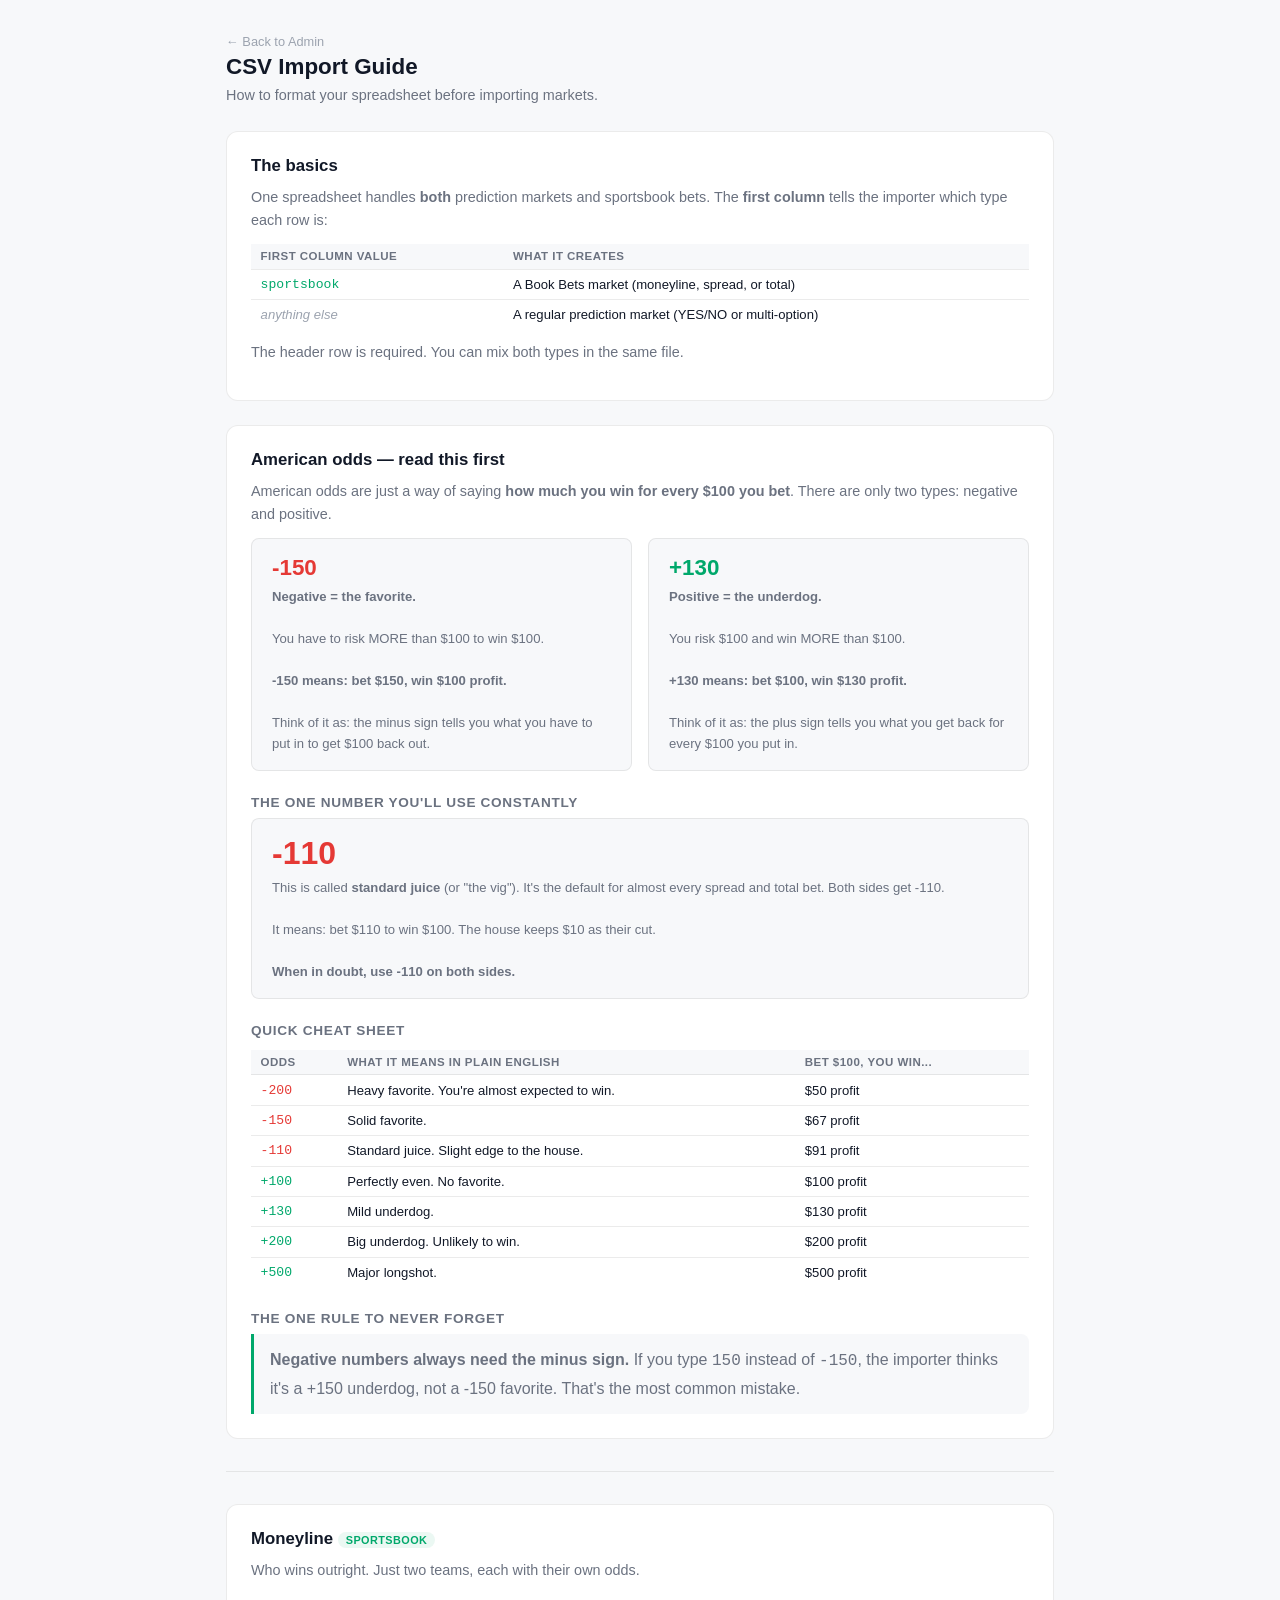
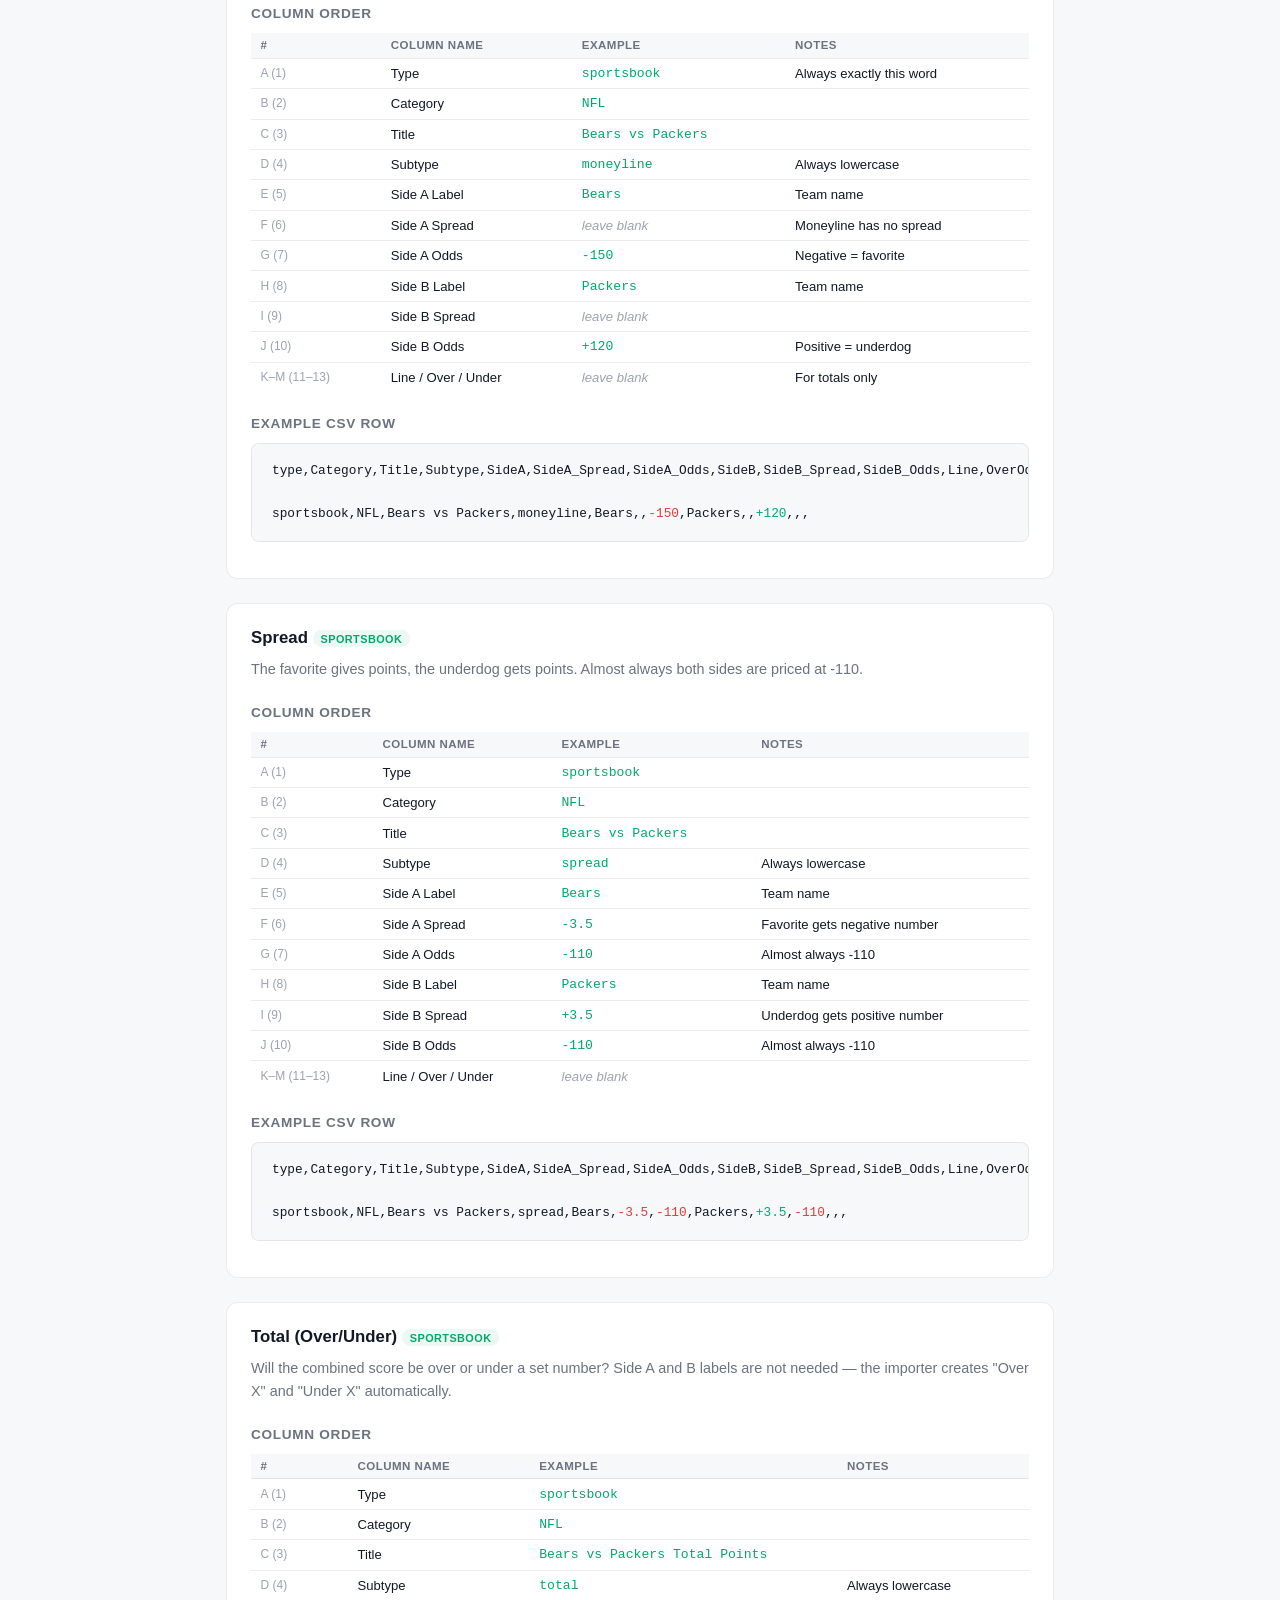
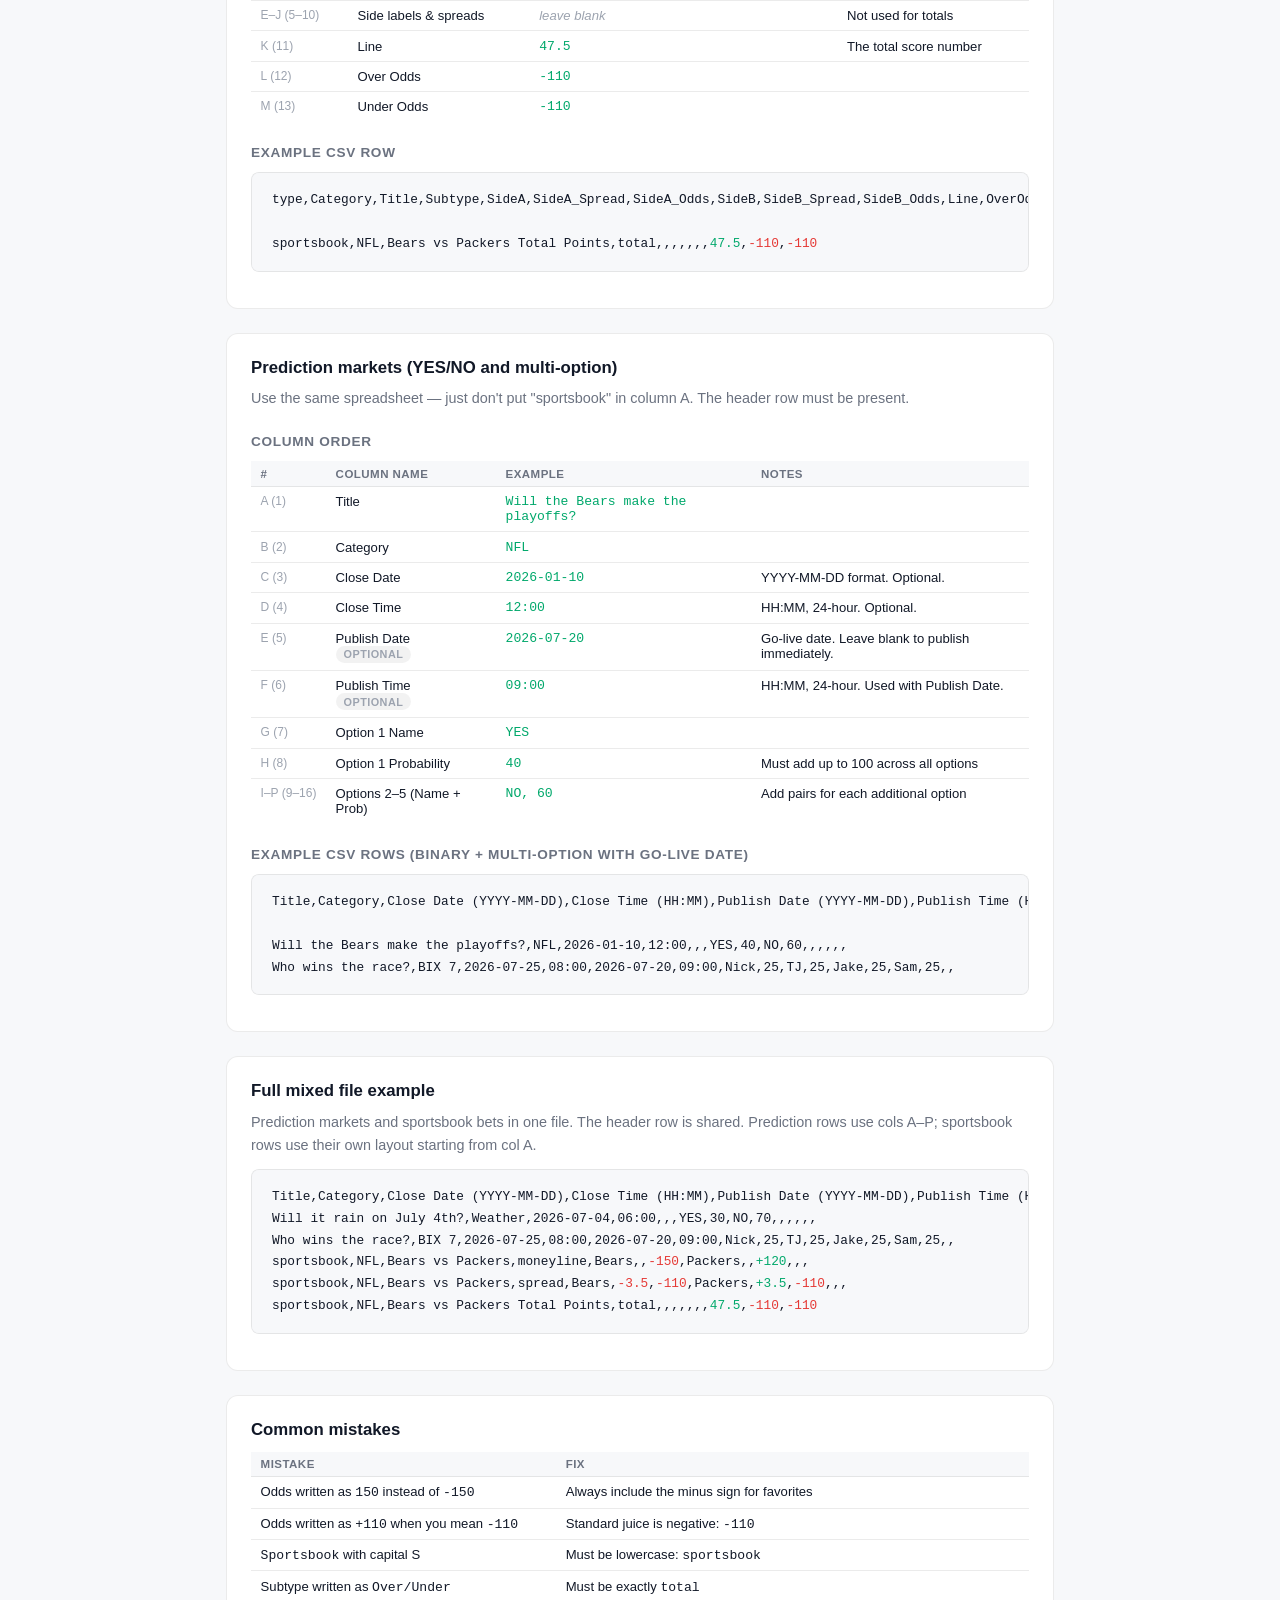
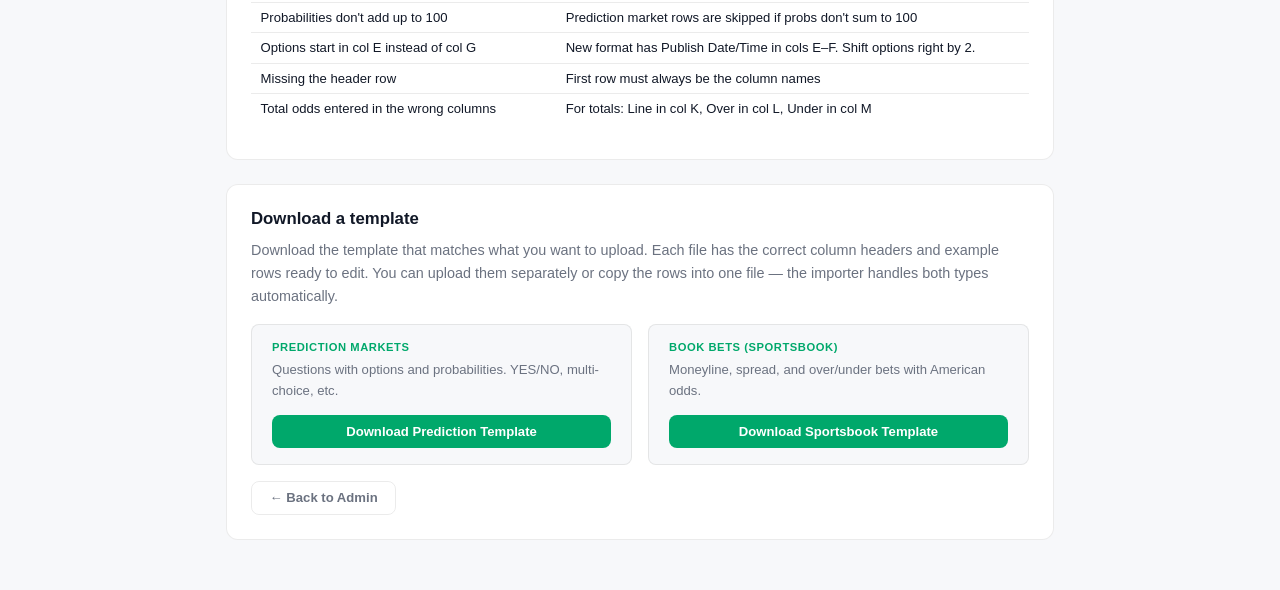
<file: csv-guide.html>
<!DOCTYPE html>
<html lang="en">
<head>
  <meta charset="UTF-8" />
  <meta name="viewport" content="width=device-width, initial-scale=1.0" />
  <title>CSV Import Guide</title>
  <link rel="stylesheet" href="style.css" />
  <style>
    body { padding: 2rem 1rem; max-width: 860px; margin: 0 auto; }
    h1 { font-size: 1.4rem; margin-bottom: 0.25rem; }
    h2 { font-size: 1rem; font-weight: 700; margin: 2rem 0 0.6rem; color: var(--text); }
    h3 { font-size: 0.85rem; font-weight: 700; color: var(--text-muted); text-transform: uppercase;
         letter-spacing: 0.05em; margin: 1.5rem 0 0.5rem; }
    p  { color: var(--text-muted); font-size: 0.9rem; line-height: 1.6; margin: 0.4rem 0 0.75rem; }

    .back-link { font-size: 0.8rem; color: var(--text-dim); text-decoration: none; }
    .back-link:hover { color: var(--accent); }

    /* Section cards */
    .guide-section {
      background: var(--bg-card);
      border: 1px solid var(--border);
      border-radius: var(--radius);
      padding: 1.5rem;
      margin-bottom: 1.5rem;
    }
    .guide-section h2 { margin-top: 0; font-size: 1.05rem; }

    /* Column layout table */
    .col-table { width: 100%; border-collapse: collapse; font-size: 0.82rem; margin: 0.75rem 0; }
    .col-table th {
      text-align: left; padding: 0.4rem 0.6rem;
      background: var(--bg-elevated, var(--bg));
      color: var(--text-muted);
      font-weight: 600; font-size: 0.72rem; text-transform: uppercase; letter-spacing: 0.04em;
      border-bottom: 1px solid var(--border);
    }
    .col-table td { padding: 0.45rem 0.6rem; border-bottom: 1px solid var(--border); color: var(--text); vertical-align: top; }
    .col-table tr:last-child td { border-bottom: none; }
    .col-table td.col-num { color: var(--text-dim); font-size: 0.75rem; white-space: nowrap; }
    .col-table td.col-blank { color: var(--text-dim); font-style: italic; }
    .col-table td.col-example { font-family: monospace; color: var(--accent); }

    /* CSV code block */
    .csv-block {
      background: var(--bg, #0f1117);
      border: 1px solid var(--border);
      border-radius: var(--radius-sm, 6px);
      padding: 1rem 1.25rem;
      font-family: monospace;
      font-size: 0.8rem;
      color: var(--text);
      overflow-x: auto;
      white-space: pre;
      margin: 0.75rem 0;
      line-height: 1.7;
    }
    .csv-block .csv-comment { color: var(--text-dim); }
    .csv-block .csv-key    { color: var(--accent); }
    .csv-block .csv-blank  { color: var(--text-dim); }
    .csv-block .csv-odds-neg { color: var(--no); }
    .csv-block .csv-odds-pos { color: var(--yes); }

    /* Odds explainer */
    .odds-grid { display: grid; grid-template-columns: 1fr 1fr; gap: 1rem; margin-top: 0.5rem; }
    @media (max-width: 600px) { .odds-grid { grid-template-columns: 1fr; } }
    .odds-card {
      background: var(--bg, #0f1117);
      border: 1px solid var(--border);
      border-radius: var(--radius-sm, 6px);
      padding: 1rem 1.25rem;
    }
    .odds-card .odds-value { font-size: 1.4rem; font-weight: 800; margin-bottom: 0.3rem; }
    .odds-card .odds-value.neg { color: var(--no); }
    .odds-card .odds-value.pos { color: var(--yes); }
    .odds-card p { margin: 0; font-size: 0.82rem; }

    /* Pill tags */
    .tag {
      display: inline-block; font-size: 0.68rem; font-weight: 700; letter-spacing: 0.04em;
      text-transform: uppercase; padding: 0.15rem 0.5rem; border-radius: 99px;
      margin-right: 0.3rem; vertical-align: middle;
    }
    .tag.required { background: var(--no-dim, rgba(232,84,84,0.12)); color: var(--no); }
    .tag.optional { background: rgba(0,0,0,0.05); color: var(--text-dim); }
    .tag.sb       { background: var(--accent-dim, rgba(99,102,241,0.12)); color: var(--accent); }

    /* Download link */
    .download-row { display: flex; gap: 0.75rem; flex-wrap: wrap; margin-top: 1rem; }
    .download-btn {
      display: inline-block; padding: 0.55rem 1.1rem; border-radius: var(--radius-sm, 6px);
      font-size: 0.82rem; font-weight: 600; text-decoration: none; cursor: pointer;
      background: var(--accent); color: #fff; border: none;
    }
    .download-btn:hover { opacity: 0.88; }
    .download-btn.secondary {
      background: transparent; color: var(--text-muted);
      border: 1px solid var(--border);
    }

    hr { border: none; border-top: 1px solid var(--border); margin: 2rem 0; }
  </style>
</head>
<body>

  <div style="display:flex;align-items:center;justify-content:space-between;margin-bottom:1.5rem">
    <div>
      <a href="admin.html" class="back-link">← Back to Admin</a>
      <h1 style="margin-top:0.25rem">CSV Import Guide</h1>
      <p style="margin:0">How to format your spreadsheet before importing markets.</p>
    </div>
  </div>

  <!-- ─── OVERVIEW ──────────────────────────────────────────── -->
  <div class="guide-section">
    <h2>The basics</h2>
    <p>
      One spreadsheet handles <strong>both</strong> prediction markets and sportsbook bets.
      The <strong>first column</strong> tells the importer which type each row is:
    </p>
    <table class="col-table">
      <thead><tr><th>First column value</th><th>What it creates</th></tr></thead>
      <tbody>
        <tr><td class="col-example">sportsbook</td><td>A Book Bets market (moneyline, spread, or total)</td></tr>
        <tr><td><em style="color:var(--text-dim)">anything else</em></td><td>A regular prediction market (YES/NO or multi-option)</td></tr>
      </tbody>
    </table>
    <p>The header row is required. You can mix both types in the same file.</p>
  </div>

  <!-- ─── AMERICAN ODDS ─────────────────────────────────────── -->
  <div class="guide-section">
    <h2>American odds — read this first</h2>

    <p>American odds are just a way of saying <strong>how much you win for every $100 you bet</strong>. There are only two types: negative and positive.</p>

    <div class="odds-grid" style="margin-bottom:1.25rem">
      <div class="odds-card">
        <div class="odds-value neg">-150</div>
        <p><strong>Negative = the favorite.</strong><br><br>
        You have to risk MORE than $100 to win $100.<br><br>
        <strong>-150 means: bet $150, win $100 profit.</strong><br><br>
        Think of it as: the minus sign tells you what you have to put in to get $100 back out.</p>
      </div>
      <div class="odds-card">
        <div class="odds-value pos">+130</div>
        <p><strong>Positive = the underdog.</strong><br><br>
        You risk $100 and win MORE than $100.<br><br>
        <strong>+130 means: bet $100, win $130 profit.</strong><br><br>
        Think of it as: the plus sign tells you what you get back for every $100 you put in.</p>
      </div>
    </div>

    <h3>The one number you'll use constantly</h3>
    <div class="odds-card" style="margin-bottom:1rem">
      <div class="odds-value neg" style="font-size:2rem">-110</div>
      <p>This is called <strong>standard juice</strong> (or "the vig"). It's the default for almost every spread and total bet. Both sides get -110.<br><br>
      It means: bet $110 to win $100. The house keeps $10 as their cut.<br><br>
      <strong>When in doubt, use -110 on both sides.</strong></p>
    </div>

    <h3>Quick cheat sheet</h3>
    <table class="col-table">
      <thead><tr><th>Odds</th><th>What it means in plain English</th><th>Bet $100, you win...</th></tr></thead>
      <tbody>
        <tr><td class="col-example" style="color:var(--no)">-200</td><td>Heavy favorite. You're almost expected to win.</td><td>$50 profit</td></tr>
        <tr><td class="col-example" style="color:var(--no)">-150</td><td>Solid favorite.</td><td>$67 profit</td></tr>
        <tr><td class="col-example" style="color:var(--no)">-110</td><td>Standard juice. Slight edge to the house.</td><td>$91 profit</td></tr>
        <tr><td class="col-example">+100</td><td>Perfectly even. No favorite.</td><td>$100 profit</td></tr>
        <tr><td class="col-example" style="color:var(--yes)">+130</td><td>Mild underdog.</td><td>$130 profit</td></tr>
        <tr><td class="col-example" style="color:var(--yes)">+200</td><td>Big underdog. Unlikely to win.</td><td>$200 profit</td></tr>
        <tr><td class="col-example" style="color:var(--yes)">+500</td><td>Major longshot.</td><td>$500 profit</td></tr>
      </tbody>
    </table>

    <h3>The one rule to never forget</h3>
    <p style="font-size:1rem;line-height:1.7;background:var(--bg);border-left:3px solid var(--accent);padding:0.75rem 1rem;border-radius:0 var(--radius-sm) var(--radius-sm) 0;margin:0">
      <strong>Negative numbers always need the minus sign.</strong> If you type <code>150</code> instead of <code>-150</code>, the importer thinks it's a +150 underdog, not a -150 favorite. That's the most common mistake.
    </p>
  </div>

  <hr />

  <!-- ─── MONEYLINE ─────────────────────────────────────────── -->
  <div class="guide-section">
    <h2>Moneyline <span class="tag sb">sportsbook</span></h2>
    <p>Who wins outright. Just two teams, each with their own odds.</p>

    <h3>Column order</h3>
    <table class="col-table">
      <thead><tr><th>#</th><th>Column name</th><th>Example</th><th>Notes</th></tr></thead>
      <tbody>
        <tr><td class="col-num">A (1)</td><td>Type</td><td class="col-example">sportsbook</td><td>Always exactly this word</td></tr>
        <tr><td class="col-num">B (2)</td><td>Category</td><td class="col-example">NFL</td><td></td></tr>
        <tr><td class="col-num">C (3)</td><td>Title</td><td class="col-example">Bears vs Packers</td><td></td></tr>
        <tr><td class="col-num">D (4)</td><td>Subtype</td><td class="col-example">moneyline</td><td>Always lowercase</td></tr>
        <tr><td class="col-num">E (5)</td><td>Side A Label</td><td class="col-example">Bears</td><td>Team name</td></tr>
        <tr><td class="col-num">F (6)</td><td>Side A Spread</td><td class="col-blank">leave blank</td><td>Moneyline has no spread</td></tr>
        <tr><td class="col-num">G (7)</td><td>Side A Odds</td><td class="col-example">-150</td><td>Negative = favorite</td></tr>
        <tr><td class="col-num">H (8)</td><td>Side B Label</td><td class="col-example">Packers</td><td>Team name</td></tr>
        <tr><td class="col-num">I (9)</td><td>Side B Spread</td><td class="col-blank">leave blank</td><td></td></tr>
        <tr><td class="col-num">J (10)</td><td>Side B Odds</td><td class="col-example">+120</td><td>Positive = underdog</td></tr>
        <tr><td class="col-num">K–M (11–13)</td><td>Line / Over / Under</td><td class="col-blank">leave blank</td><td>For totals only</td></tr>
      </tbody>
    </table>

    <h3>Example CSV row</h3>
    <div class="csv-block">type,Category,Title,Subtype,SideA,SideA_Spread,SideA_Odds,SideB,SideB_Spread,SideB_Odds,Line,OverOdds,UnderOdds

sportsbook,NFL,Bears vs Packers,moneyline,Bears,,<span class="csv-odds-neg">-150</span>,Packers,,<span class="csv-odds-pos">+120</span>,,,</div>
  </div>

  <!-- ─── SPREAD ────────────────────────────────────────────── -->
  <div class="guide-section">
    <h2>Spread <span class="tag sb">sportsbook</span></h2>
    <p>
      The favorite gives points, the underdog gets points.
      Almost always both sides are priced at -110.
    </p>

    <h3>Column order</h3>
    <table class="col-table">
      <thead><tr><th>#</th><th>Column name</th><th>Example</th><th>Notes</th></tr></thead>
      <tbody>
        <tr><td class="col-num">A (1)</td><td>Type</td><td class="col-example">sportsbook</td><td></td></tr>
        <tr><td class="col-num">B (2)</td><td>Category</td><td class="col-example">NFL</td><td></td></tr>
        <tr><td class="col-num">C (3)</td><td>Title</td><td class="col-example">Bears vs Packers</td><td></td></tr>
        <tr><td class="col-num">D (4)</td><td>Subtype</td><td class="col-example">spread</td><td>Always lowercase</td></tr>
        <tr><td class="col-num">E (5)</td><td>Side A Label</td><td class="col-example">Bears</td><td>Team name</td></tr>
        <tr><td class="col-num">F (6)</td><td>Side A Spread</td><td class="col-example">-3.5</td><td>Favorite gets negative number</td></tr>
        <tr><td class="col-num">G (7)</td><td>Side A Odds</td><td class="col-example">-110</td><td>Almost always -110</td></tr>
        <tr><td class="col-num">H (8)</td><td>Side B Label</td><td class="col-example">Packers</td><td>Team name</td></tr>
        <tr><td class="col-num">I (9)</td><td>Side B Spread</td><td class="col-example">+3.5</td><td>Underdog gets positive number</td></tr>
        <tr><td class="col-num">J (10)</td><td>Side B Odds</td><td class="col-example">-110</td><td>Almost always -110</td></tr>
        <tr><td class="col-num">K–M (11–13)</td><td>Line / Over / Under</td><td class="col-blank">leave blank</td><td></td></tr>
      </tbody>
    </table>

    <h3>Example CSV row</h3>
    <div class="csv-block">type,Category,Title,Subtype,SideA,SideA_Spread,SideA_Odds,SideB,SideB_Spread,SideB_Odds,Line,OverOdds,UnderOdds

sportsbook,NFL,Bears vs Packers,spread,Bears,<span class="csv-odds-neg">-3.5</span>,<span class="csv-odds-neg">-110</span>,Packers,<span class="csv-odds-pos">+3.5</span>,<span class="csv-odds-neg">-110</span>,,,</div>
  </div>

  <!-- ─── TOTAL ─────────────────────────────────────────────── -->
  <div class="guide-section">
    <h2>Total (Over/Under) <span class="tag sb">sportsbook</span></h2>
    <p>
      Will the combined score be over or under a set number?
      Side A and B labels are not needed — the importer creates "Over X" and "Under X" automatically.
    </p>

    <h3>Column order</h3>
    <table class="col-table">
      <thead><tr><th>#</th><th>Column name</th><th>Example</th><th>Notes</th></tr></thead>
      <tbody>
        <tr><td class="col-num">A (1)</td><td>Type</td><td class="col-example">sportsbook</td><td></td></tr>
        <tr><td class="col-num">B (2)</td><td>Category</td><td class="col-example">NFL</td><td></td></tr>
        <tr><td class="col-num">C (3)</td><td>Title</td><td class="col-example">Bears vs Packers Total Points</td><td></td></tr>
        <tr><td class="col-num">D (4)</td><td>Subtype</td><td class="col-example">total</td><td>Always lowercase</td></tr>
        <tr><td class="col-num">E–J (5–10)</td><td>Side labels &amp; spreads</td><td class="col-blank">leave blank</td><td>Not used for totals</td></tr>
        <tr><td class="col-num">K (11)</td><td>Line</td><td class="col-example">47.5</td><td>The total score number</td></tr>
        <tr><td class="col-num">L (12)</td><td>Over Odds</td><td class="col-example">-110</td><td></td></tr>
        <tr><td class="col-num">M (13)</td><td>Under Odds</td><td class="col-example">-110</td><td></td></tr>
      </tbody>
    </table>

    <h3>Example CSV row</h3>
    <div class="csv-block">type,Category,Title,Subtype,SideA,SideA_Spread,SideA_Odds,SideB,SideB_Spread,SideB_Odds,Line,OverOdds,UnderOdds

sportsbook,NFL,Bears vs Packers Total Points,total,,,,,,,<span class="csv-odds-pos">47.5</span>,<span class="csv-odds-neg">-110</span>,<span class="csv-odds-neg">-110</span></div>
  </div>

  <!-- ─── PREDICTION MARKETS ───────────────────────────────── -->
  <div class="guide-section">
    <h2>Prediction markets (YES/NO and multi-option)</h2>
    <p>Use the same spreadsheet — just don't put "sportsbook" in column A. The header row must be present.</p>

    <h3>Column order</h3>
    <table class="col-table">
      <thead><tr><th>#</th><th>Column name</th><th>Example</th><th>Notes</th></tr></thead>
      <tbody>
        <tr><td class="col-num">A (1)</td><td>Title</td><td class="col-example">Will the Bears make the playoffs?</td><td></td></tr>
        <tr><td class="col-num">B (2)</td><td>Category</td><td class="col-example">NFL</td><td></td></tr>
        <tr><td class="col-num">C (3)</td><td>Close Date</td><td class="col-example">2026-01-10</td><td>YYYY-MM-DD format. Optional.</td></tr>
        <tr><td class="col-num">D (4)</td><td>Close Time</td><td class="col-example">12:00</td><td>HH:MM, 24-hour. Optional.</td></tr>
        <tr><td class="col-num">E (5)</td><td>Publish Date <span class="tag optional">optional</span></td><td class="col-example">2026-07-20</td><td>Go-live date. Leave blank to publish immediately.</td></tr>
        <tr><td class="col-num">F (6)</td><td>Publish Time <span class="tag optional">optional</span></td><td class="col-example">09:00</td><td>HH:MM, 24-hour. Used with Publish Date.</td></tr>
        <tr><td class="col-num">G (7)</td><td>Option 1 Name</td><td class="col-example">YES</td><td></td></tr>
        <tr><td class="col-num">H (8)</td><td>Option 1 Probability</td><td class="col-example">40</td><td>Must add up to 100 across all options</td></tr>
        <tr><td class="col-num">I–P (9–16)</td><td>Options 2–5 (Name + Prob)</td><td class="col-example">NO, 60</td><td>Add pairs for each additional option</td></tr>
      </tbody>
    </table>

    <h3>Example CSV rows (binary + multi-option with go-live date)</h3>
    <div class="csv-block">Title,Category,Close Date (YYYY-MM-DD),Close Time (HH:MM),Publish Date (YYYY-MM-DD),Publish Time (HH:MM),Option 1,Prob 1 (%),Option 2,Prob 2 (%),...

Will the Bears make the playoffs?,NFL,2026-01-10,12:00,,,YES,40,NO,60,,,,,,
Who wins the race?,BIX 7,2026-07-25,08:00,2026-07-20,09:00,Nick,25,TJ,25,Jake,25,Sam,25,,</div>
  </div>

  <!-- ─── FULL MIXED EXAMPLE ───────────────────────────────── -->
  <div class="guide-section">
    <h2>Full mixed file example</h2>
    <p>Prediction markets and sportsbook bets in one file. The header row is shared. Prediction rows use cols A–P; sportsbook rows use their own layout starting from col A.</p>
    <div class="csv-block">Title,Category,Close Date (YYYY-MM-DD),Close Time (HH:MM),Publish Date (YYYY-MM-DD),Publish Time (HH:MM),Option 1,Prob 1 (%),Option 2,Prob 2 (%),...
Will it rain on July 4th?,Weather,2026-07-04,06:00,,,YES,30,NO,70,,,,,,
Who wins the race?,BIX 7,2026-07-25,08:00,2026-07-20,09:00,Nick,25,TJ,25,Jake,25,Sam,25,,
sportsbook,NFL,Bears vs Packers,moneyline,Bears,,<span class="csv-odds-neg">-150</span>,Packers,,<span class="csv-odds-pos">+120</span>,,,
sportsbook,NFL,Bears vs Packers,spread,Bears,<span class="csv-odds-neg">-3.5</span>,<span class="csv-odds-neg">-110</span>,Packers,<span class="csv-odds-pos">+3.5</span>,<span class="csv-odds-neg">-110</span>,,,
sportsbook,NFL,Bears vs Packers Total Points,total,,,,,,,<span class="csv-odds-pos">47.5</span>,<span class="csv-odds-neg">-110</span>,<span class="csv-odds-neg">-110</span></div>
  </div>

  <!-- ─── COMMON MISTAKES ──────────────────────────────────── -->
  <div class="guide-section">
    <h2>Common mistakes</h2>
    <table class="col-table">
      <thead><tr><th>Mistake</th><th>Fix</th></tr></thead>
      <tbody>
        <tr><td>Odds written as <code>150</code> instead of <code>-150</code></td><td>Always include the minus sign for favorites</td></tr>
        <tr><td>Odds written as <code>+110</code> when you mean <code>-110</code></td><td>Standard juice is negative: <code>-110</code></td></tr>
        <tr><td><code>Sportsbook</code> with capital S</td><td>Must be lowercase: <code>sportsbook</code></td></tr>
        <tr><td>Subtype written as <code>Over/Under</code></td><td>Must be exactly <code>total</code></td></tr>
        <tr><td>Probabilities don't add up to 100</td><td>Prediction market rows are skipped if probs don't sum to 100</td></tr>
        <tr><td>Options start in col E instead of col G</td><td>New format has Publish Date/Time in cols E–F. Shift options right by 2.</td></tr>
        <tr><td>Missing the header row</td><td>First row must always be the column names</td></tr>
        <tr><td>Total odds entered in the wrong columns</td><td>For totals: Line in col K, Over in col L, Under in col M</td></tr>
      </tbody>
    </table>
  </div>

  <!-- ─── DOWNLOAD TEMPLATE ────────────────────────────────── -->
  <div class="guide-section">
    <h2>Download a template</h2>
    <p>Download the template that matches what you want to upload. Each file has the correct column headers and example rows ready to edit. You can upload them separately or copy the rows into one file — the importer handles both types automatically.</p>

    <div style="display:grid;grid-template-columns:1fr 1fr;gap:1rem;margin:1rem 0">
      <div class="odds-card">
        <div style="font-size:0.7rem;font-weight:700;text-transform:uppercase;letter-spacing:0.05em;color:var(--accent);margin-bottom:0.4rem">Prediction Markets</div>
        <p style="margin-bottom:0.85rem">Questions with options and probabilities. YES/NO, multi-choice, etc.</p>
        <button class="download-btn" style="width:100%" onclick="downloadPMTemplate()">Download Prediction Template</button>
      </div>
      <div class="odds-card">
        <div style="font-size:0.7rem;font-weight:700;text-transform:uppercase;letter-spacing:0.05em;color:var(--accent);margin-bottom:0.4rem">Book Bets (Sportsbook)</div>
        <p style="margin-bottom:0.85rem">Moneyline, spread, and over/under bets with American odds.</p>
        <button class="download-btn" style="width:100%" onclick="downloadSBTemplate()">Download Sportsbook Template</button>
      </div>
    </div>

    <div class="download-row" style="margin-top:0.5rem">
      <a href="admin.html" class="download-btn secondary">← Back to Admin</a>
    </div>
  </div>

  <script>
    // Apply saved theme
    const savedTheme = localStorage.getItem("forecast_theme");
    if (savedTheme) document.documentElement.setAttribute("data-theme", savedTheme);

    function downloadPMTemplate() {
      const rows = [
        // Header
        "Title,Category,Close Date (YYYY-MM-DD),Close Time (HH:MM),Publish Date (YYYY-MM-DD),Publish Time (HH:MM),Option 1,Prob 1 (%),Option 2,Prob 2 (%),Option 3,Prob 3 (%),Option 4,Prob 4 (%),Option 5,Prob 5 (%)",
        // YES/NO example — no publish date (goes live immediately)
        "Will the Bears make the playoffs?,NFL,2026-01-10,12:00,,,YES,40,NO,60,,,,,,",
        // Multi-choice example with a go-live date
        "Who wins the race?,BIX 7,2026-07-25,08:00,2026-07-20,09:00,Nick,25,TJ,25,Jake,25,Sam,25,,",
        // 3-option example
        "Which team finishes first?,NBA,2026-06-01,18:00,,,Celtics,45,Lakers,30,Warriors,25,,,"
      ];
      triggerDownload(rows.join("\n"), "prediction-market-template.csv");
    }

    function downloadSBTemplate() {
      const rows = [
        // Header — matches exactly what the importer expects for sportsbook rows
        "type,Category,Title,Subtype,SideA,SideA_Spread,SideA_Odds,SideB,SideB_Spread,SideB_Odds,Line,OverOdds,UnderOdds",
        // Moneyline: spread columns blank, no Line/Over/Under
        "sportsbook,NFL,Bears vs Packers,moneyline,Bears,,-150,Packers,,+120,,,",
        // Spread: both sides -110, spread values opposite signs
        "sportsbook,NFL,Bears vs Packers,spread,Bears,-3.5,-110,Packers,+3.5,-110,,,",
        // Total: SideA/B and their columns blank, fill Line/OverOdds/UnderOdds
        "sportsbook,NFL,Bears vs Packers Total Points,total,,,,,,,47.5,-110,-110"
      ];
      triggerDownload(rows.join("\n"), "sportsbook-template.csv");
    }

    function triggerDownload(csv, filename) {
      const blob = new Blob([csv], { type: "text/csv" });
      const a = document.createElement("a");
      a.href = URL.createObjectURL(blob);
      a.download = filename;
      a.click();
      URL.revokeObjectURL(a.href);
    }
  </script>
</body>
</html>
</file>
<file: style.css>
/* === Reset & Base === */
*, *::before, *::after { box-sizing: border-box; margin: 0; padding: 0; }

:root {
  --bg: #f7f8fa;
  --bg-surface: #ffffff;
  --bg-card: #ffffff;
  --bg-hover: #f0f2f5;
  --border: rgba(0,0,0,0.08);
  --border-accent: rgba(0,0,0,0.14);
  --text: #111827;
  --text-muted: #6b7280;
  --text-dim: #9ca3af;
  --yes: #00a86b;
  --yes-dim: rgba(0,168,107,0.1);
  --no: #e53935;
  --no-dim: rgba(229,57,53,0.1);
  --accent: #00a86b;
  --accent-dim: rgba(0,168,107,0.08);
  --radius: 12px;
  --radius-sm: 8px;
  --radius-pill: 999px;
  font-family: -apple-system, BlinkMacSystemFont, 'Segoe UI', sans-serif;
}

/* === Dark Mode === */
[data-theme="dark"] {
  --bg: #0f1117;
  --bg-surface: #1a1d27;
  --bg-card: #1e2130;
  --bg-hover: #252840;
  --border: rgba(255,255,255,0.07);
  --border-accent: rgba(255,255,255,0.12);
  --text: #f0f2f8;
  --text-muted: #9ba3bc;
  --text-dim: #5c6480;
  --accent-dim: rgba(0,168,107,0.15);
  --yes-dim: rgba(0,168,107,0.15);
  --no-dim: rgba(229,57,53,0.15);
}

body {
  background: var(--bg);
  color: var(--text);
  min-height: 100vh;
}

/* === Overlay / Modal === */
.overlay {
  position: fixed; inset: 0;
  background: rgba(0,0,0,0.35);
  display: flex; align-items: center; justify-content: center;
  z-index: 100;
  backdrop-filter: blur(4px);
}
.overlay.hidden { display: none; }

.modal {
  background: var(--bg-card);
  border: 1px solid var(--border-accent);
  border-radius: var(--radius);
  padding: 2rem;
  width: 100%;
  max-width: 400px;
  display: flex;
  flex-direction: column;
  gap: 1rem;
  position: relative;
  box-shadow: 0 8px 32px rgba(0,0,0,0.12);
}

.modal-logo {
  display: flex;
  justify-content: center;
  margin-bottom: 0.25rem;
}
.modal-logo img { height: 108px; }

.modal h2 {
  font-size: 1.3rem;
  font-weight: 600;
  text-align: center;
  color: var(--text);
}

.modal p {
  font-size: 0.875rem;
  color: var(--text-muted);
  text-align: center;
}

.modal input[type="text"] {
  background: var(--bg);
  border: 1px solid var(--border-accent);
  border-radius: var(--radius-sm);
  color: var(--text);
  font-size: 1rem;
  padding: 0.75rem 1rem;
  outline: none;
  transition: border-color 0.2s;
}
.modal input[type="text"]:focus { border-color: var(--accent); }
.modal input::placeholder { color: var(--text-dim); }

.nickname-error {
  font-size: 0.8rem;
  color: var(--no);
  text-align: center;
  margin-top: -0.25rem;
}
.nickname-error.hidden { display: none; }

.modal button#nickname-submit {
  background: var(--accent);
  color: #fff;
  border: none;
  border-radius: var(--radius-sm);
  padding: 0.75rem;
  font-size: 1rem;
  font-weight: 600;
  cursor: pointer;
  transition: opacity 0.2s;
}
.modal button#nickname-submit:hover { opacity: 0.88; }

/* === Header === */
header {
  border-bottom: 1px solid var(--border);
  background: var(--bg-surface);
  position: sticky; top: 0; z-index: 50;
  box-shadow: 0 1px 4px rgba(0,0,0,0.05);
}
.header-inner {
  max-width: 1100px;
  margin: 0 auto;
  padding: 0.875rem 1.5rem;
  display: flex;
  align-items: center;
  justify-content: space-between;
}

.logo { display: flex; align-items: center; gap: 0.5rem; }
.logo img { height: 93px; }

.header-right { display: flex; align-items: center; gap: 0.75rem; }

.balance-pill {
  display: flex; align-items: center; gap: 0.4rem;
  background: var(--accent-dim);
  border: 1px solid rgba(0,168,107,0.2);
  border-radius: var(--radius-pill);
  padding: 0.35rem 0.875rem;
  font-size: 0.8rem;
}
.balance-label { color: var(--text-muted); }
.balance-amount { font-weight: 700; color: var(--accent); }

.user-pill {
  background: var(--bg);
  border: 1px solid var(--border-accent);
  border-radius: var(--radius-pill);
  padding: 0.35rem 0.875rem;
  font-size: 0.8rem;
  color: var(--text-muted);
  cursor: pointer;
  display: flex;
  align-items: center;
  gap: 0.5rem;
  transition: border-color 0.15s, background 0.15s;
}
.user-pill:hover { background: var(--bg-hover); border-color: var(--border-accent); }

/* Header user avatar circle */
.user-avatar {
  width: 22px;
  height: 22px;
  border-radius: 50%;
  background: var(--accent-dim);
  border: 1px solid rgba(0,168,107,0.25);
  display: flex;
  align-items: center;
  justify-content: center;
  font-size: 0.6rem;
  font-weight: 700;
  color: var(--accent);
  flex-shrink: 0;
  background-size: cover;
  background-position: center;
  overflow: hidden;
}
.user-avatar.has-image { font-size: 0; }

/* Avatar upload row in nickname modal */
.avatar-upload-row {
  display: flex;
  align-items: center;
  gap: 0.75rem;
}

.avatar-preview {
  width: 44px;
  height: 44px;
  border-radius: 50%;
  background: var(--bg-hover);
  border: 2px dashed var(--border-accent);
  flex-shrink: 0;
  background-size: cover;
  background-position: center;
  transition: border-color 0.2s;
  display: flex;
  align-items: center;
  justify-content: center;
  font-size: 0.8rem;
  font-weight: 600;
  color: var(--text-muted);
}
.avatar-preview.has-image {
  border-style: solid;
  border-color: var(--accent);
}

.avatar-upload-btn {
  font-size: 0.85rem;
  font-weight: 500;
  color: var(--accent);
  cursor: pointer;
  border: 1px solid rgba(0,168,107,0.25);
  border-radius: var(--radius-sm);
  padding: 0.4rem 0.75rem;
  background: var(--accent-dim);
  transition: opacity 0.15s;
  user-select: none;
}
.avatar-upload-btn:hover { opacity: 0.8; }

.avatar-optional {
  color: var(--text-dim);
  font-weight: 400;
  font-size: 0.78rem;
}

/* Activity feed avatar with image */
.activity-avatar.has-image {
  font-size: 0;
  background-size: cover;
  background-position: center;
  background-color: transparent;
  border-color: var(--border-accent);
}

/* === Main === */
main {
  max-width: 1100px;
  margin: 0 auto;
  padding: 2rem 1.5rem;
}

.page-header {
  display: flex;
  align-items: flex-start;
  justify-content: space-between;
  margin-bottom: 1.75rem;
}
.page-header h1 { font-size: 1.5rem; font-weight: 700; color: var(--text); }
.page-header .subtitle { font-size: 0.875rem; color: var(--text-muted); margin-top: 0.25rem; }

.live-badge {
  display: flex; align-items: center; gap: 0.4rem;
  font-size: 0.75rem; font-weight: 600;
  color: var(--yes);
  background: var(--yes-dim);
  border: 1px solid rgba(0,168,107,0.2);
  border-radius: var(--radius-pill);
  padding: 0.35rem 0.75rem;
}
.live-dot {
  width: 6px; height: 6px; border-radius: 50%;
  background: var(--yes);
  animation: pulse 1.5s infinite;
}
@keyframes pulse {
  0%, 100% { opacity: 1; }
  50% { opacity: 0.3; }
}

/* Chart endpoint dot pulse ring */
.chart-dot-ring {
  opacity: 0;
  animation: chartDotPulse 2s ease-out infinite;
}
@keyframes chartDotPulse {
  0%   { transform: scale(0.2); opacity: 0.6; }
  100% { transform: scale(1);   opacity: 0; }
}

/* === Page Tabs === */
.page-tab-row {
  display: flex;
  gap: 0;
  border-bottom: 2px solid var(--border);
  margin-bottom: 1.5rem;
}
.page-tab {
  background: none;
  border: none;
  border-bottom: 2px solid transparent;
  margin-bottom: -2px;
  padding: 0.5rem 1.25rem;
  font-size: 0.9rem;
  font-weight: 600;
  color: var(--text-muted);
  cursor: pointer;
  transition: color 0.15s, border-color 0.15s;
}
.page-tab:hover { color: var(--text); }
.page-tab.active { color: var(--text); border-bottom-color: var(--accent); }

/* === Market Filter === */
.market-filter-row {
  display: flex;
  gap: 0.4rem;
  margin-bottom: 1.25rem;
}

.market-filter-btn {
  background: none;
  border: 1px solid var(--border-accent);
  border-radius: var(--radius-pill);
  color: var(--text-muted);
  font-size: 0.78rem;
  font-weight: 600;
  padding: 0.3rem 0.875rem;
  cursor: pointer;
  transition: all 0.15s;
}
.market-filter-btn:hover { color: var(--text); border-color: var(--text-muted); }
.market-filter-btn.active {
  background: var(--text);
  border-color: var(--text);
  color: var(--bg-card);
}

/* === Markets Grid === */
.markets-grid {
  display: grid;
  grid-template-columns: repeat(auto-fill, minmax(300px, 1fr));
  gap: 1rem;
  margin-bottom: 2.5rem;
}

.market-card {
  background: var(--bg-card);
  border: 1px solid var(--border);
  border-radius: var(--radius);
  padding: 1.25rem;
  cursor: pointer;
  transition: border-color 0.2s, box-shadow 0.2s;
}
.market-card:hover {
  border-color: var(--border-accent);
  box-shadow: 0 2px 12px rgba(0,0,0,0.08);
}
.market-card-closed {
  cursor: pointer;
  opacity: 0.65;
}
.market-card-closed:hover {
  border-color: var(--border-accent);
  box-shadow: 0 2px 12px rgba(0,0,0,0.06);
}
.market-card-header {
  display: flex;
  align-items: center;
  justify-content: space-between;
  gap: 0.5rem;
  margin-bottom: 0.5rem;
}
.market-card-header .market-category {
  margin-bottom: 0;
  flex: 1;
}
.market-status-badge {
  font-size: 0.62rem;
  font-weight: 700;
  letter-spacing: 0.05em;
  text-transform: uppercase;
  padding: 0.15rem 0.5rem;
  border-radius: var(--radius-pill);
}
.market-status-badge.closed {
  background: rgba(0,0,0,0.05);
  color: var(--text-dim);
}
.market-status-badge.resolved {
  background: rgba(0,168,107,0.1);
  color: var(--yes);
}

/* Modal winner banner */
.modal-winner-banner {
  background: var(--yes);
  border-radius: var(--radius-sm);
  padding: 0.75rem 1rem;
  margin-bottom: 0.75rem;
  display: flex;
  flex-direction: column;
  gap: 0.1rem;
}
.modal-winner-label {
  font-size: 0.62rem;
  font-weight: 700;
  letter-spacing: 0.1em;
  text-transform: uppercase;
  color: rgba(255,255,255,0.75);
}
.modal-winner-name {
  font-size: 1.25rem;
  font-weight: 800;
  color: #fff;
  letter-spacing: -0.01em;
}

/* Card winner banner */
.market-winner-banner {
  display: flex;
  align-items: center;
  gap: 0.5rem;
  background: rgba(0,168,107,0.08);
  border: 1px solid rgba(0,168,107,0.2);
  border-radius: var(--radius-sm);
  padding: 0.45rem 0.75rem;
  margin-bottom: 0.75rem;
}
.market-winner-label {
  font-size: 0.65rem;
  font-weight: 700;
  letter-spacing: 0.07em;
  text-transform: uppercase;
  color: var(--yes);
  white-space: nowrap;
}
.market-winner-name {
  font-size: 0.9rem;
  font-weight: 700;
  color: var(--yes);
}

.market-category {
  font-size: 0.7rem;
  font-weight: 700;
  letter-spacing: 0.06em;
  text-transform: uppercase;
  color: var(--accent);
  margin-bottom: 0.5rem;
}

.market-title {
  font-size: 0.975rem;
  font-weight: 600;
  color: var(--text);
  line-height: 1.4;
  margin-bottom: 0.5rem;
}

/* === Sparkline === */
.market-chart-legend {
  display: flex;
  flex-direction: column;
  gap: 0.2rem;
  margin-bottom: 0.5rem;
}
.market-chart-legend-row {
  display: flex;
  align-items: center;
  gap: 0.4rem;
  font-size: 0.8rem;
}
.legend-dot {
  width: 8px;
  height: 8px;
  border-radius: 50%;
  flex-shrink: 0;
}
.legend-label {
  flex: 1;
  color: var(--text-muted);
  white-space: nowrap;
  overflow: hidden;
  text-overflow: ellipsis;
}
.legend-prob {
  font-weight: 700;
  color: var(--text);
}
.legend-more {
  font-size: 0.72rem;
  color: var(--text-dim);
  padding-left: 1rem;
  line-height: 1.6;
}

.market-sparkline {
  height: 90px;
  margin-bottom: 0.75rem;
  overflow: visible;
}
.market-sparkline svg {
  width: 100%;
  height: 90px;
  display: block;
}

/* === Market Footer === */
.market-footer {
  display: flex;
  align-items: center;
  justify-content: space-between;
  gap: 0.5rem;
  flex-wrap: wrap;
}
.market-vol {
  font-size: 0.75rem;
  color: var(--text-dim);
}
.market-close-time {
  color: var(--text-dim);
}

.bet-modal-close-date {
  font-size: 0.75rem;
  color: var(--text-muted);
  margin-top: -0.5rem;
}
.market-bet-btns { display: flex; gap: 0.4rem; }
.bet-btn.yes, .bet-btn.no { flex: 1; }
.market-bet-btns-multi { width: 100%; }
.market-bet-btns-multi .bet-btn { flex: 1; min-width: 0; display: flex; align-items: center; justify-content: center; gap: 0.3rem; }
.btn-dot { width: 8px; height: 8px; border-radius: 50%; flex-shrink: 0; }

.bet-btn {
  border: none;
  border-radius: var(--radius-sm);
  font-size: 0.78rem;
  font-weight: 700;
  padding: 0.35rem 0.75rem;
  cursor: pointer;
  transition: opacity 0.15s;
}
.bet-btn:hover { opacity: 0.85; }
.bet-btn.yes {
  background: var(--yes-dim);
  color: var(--yes);
  border: 1px solid rgba(0,168,107,0.2);
}
.bet-btn.no {
  background: var(--no-dim);
  color: var(--no);
  border: 1px solid rgba(229,57,53,0.2);
}
.bet-restricted-badge {
  font-size: 0.72rem;
  font-weight: 600;
  color: #9ca3af;
  border: 1px solid #e5e7eb;
  border-radius: var(--radius-pill);
  padding: 0.3rem 0.75rem;
  letter-spacing: 0.02em;
}
.bet-btn.trade {
  background: var(--accent-dim);
  color: var(--accent);
  border: 1px solid rgba(0,168,107,0.2);
}

/* === Bet Modal === */
.bet-modal {
  max-width: 620px;
  max-height: 90vh;
  overflow-y: auto;
}

.modal-close {
  position: absolute; top: 1rem; right: 1rem;
  background: none; border: none;
  color: var(--text-muted); font-size: 1rem;
  cursor: pointer;
}
.modal-close:hover { color: var(--text); }

.bet-modal-category {
  font-size: 0.7rem;
  font-weight: 700;
  letter-spacing: 0.06em;
  text-transform: uppercase;
  color: var(--accent);
}

.bet-modal-market {
  font-size: 1.05rem;
  font-weight: 700;
  color: var(--text);
  line-height: 1.4;
  margin-bottom: 0.25rem;
}

.modal-chart-area {
  border: 1px solid var(--border);
  border-radius: var(--radius-sm);
  padding: 1rem 1rem 0.75rem;
  background: var(--bg);
  margin-bottom: 0.75rem;
}

.modal-chart-area .market-chart-legend {
  display: flex;
  flex-wrap: wrap;
  flex-direction: row;
  gap: 0.5rem 1.25rem;
  margin-bottom: 0.75rem;
}

.modal-chart-svg {
  height: 220px;
  overflow: visible;
}
.modal-chart-svg svg {
  width: 100%;
  height: 220px;
  display: block;
}

.modal-options-table {
  display: flex;
  flex-direction: column;
  gap: 0.5rem;
  margin: 0.5rem 0 0.25rem;
}

/* Multi-option horizontal bar chart */
.modal-bar-chart {
  display: flex;
  flex-direction: column;
  gap: 0.6rem;
  margin: 0.75rem 0 0.25rem;
}

.modal-bar-row {
  display: grid;
  grid-template-columns: 110px 1fr 42px;
  align-items: center;
  gap: 0.6rem;
}
.modal-bar-row.longshot { opacity: 0.55; }

.modal-bar-name {
  font-size: 0.82rem;
  font-weight: 600;
  color: var(--text);
  white-space: nowrap;
  overflow: hidden;
  text-overflow: ellipsis;
}

.modal-bar-track {
  background: var(--bg-hover);
  border-radius: var(--radius-pill);
  height: 10px;
  overflow: hidden;
}

.modal-bar-fill {
  height: 100%;
  border-radius: var(--radius-pill);
  transition: width 0.4s ease;
}

.modal-bar-pct {
  font-size: 0.82rem;
  font-weight: 700;
  text-align: right;
  white-space: nowrap;
}

.modal-option-row {
  display: flex;
  align-items: center;
  gap: 0.6rem;
}

.modal-option-dot {
  width: 10px;
  height: 10px;
  border-radius: 50%;
  flex-shrink: 0;
}

.modal-option-name {
  flex: 1;
  font-size: 0.875rem;
  font-weight: 500;
  color: var(--text);
}

.modal-option-pills {
  display: flex;
  gap: 0.4rem;
}

.modal-pill {
  font-size: 0.82rem;
  font-weight: 700;
  padding: 0.25rem 0.65rem;
  border-radius: var(--radius-pill);
  min-width: 52px;
  text-align: center;
}
.modal-pill.yes { background: var(--yes-dim); color: var(--yes); border: 1px solid rgba(0,168,107,0.2); }
.modal-pill.no  { background: var(--no-dim);  color: var(--no);  border: 1px solid rgba(229,57,53,0.2); }

.modal-trade-divider {
  height: 1px;
  background: var(--border);
  margin: 0.5rem 0 0.75rem;
}

.bet-options-row {
  display: flex;
  flex-wrap: wrap;
  gap: 0.4rem;
}

.bet-option-btn {
  border: 1px solid var(--border-accent);
  border-radius: var(--radius-sm);
  padding: 0.45rem 0.65rem;
  font-size: 0.8rem;
  font-weight: 600;
  cursor: pointer;
  background: var(--bg);
  color: var(--text-muted);
  transition: all 0.15s;
  flex: 1;
  min-width: 72px;
  text-align: center;
  line-height: 1.3;
}
.bet-option-btn.active {
  background: color-mix(in srgb, var(--opt-color, var(--yes)) 12%, transparent);
  border-color: color-mix(in srgb, var(--opt-color, var(--yes)) 40%, transparent);
  color: var(--opt-color, var(--yes));
}
.bet-option-btn.longshot {
  opacity: 0.55;
}
.bet-option-btn.longshot.active {
  opacity: 1;
}
.bet-option-btn.h2h {
  display: flex;
  flex-direction: column;
  align-items: center;
  gap: 0.35rem;
  padding: 0.65rem 1rem;
  flex: 1;
}
.bet-option-avatar {
  width: 48px;
  height: 48px;
  border-radius: 50%;
  background-size: cover;
  background-position: center;
  background-color: var(--bg-hover);
  flex-shrink: 0;
}
.bet-option-prob {
  font-size: 0.72rem;
  font-weight: 700;
  color: var(--opt-color, var(--text-muted));
}

/* Longshot treatment: dimmed but readable */
.longshot .legend-prob,
.legend-prob.longshot {
  color: var(--text-dim);
  font-style: italic;
}
.modal-option-row.longshot {
  opacity: 0.55;
}
.modal-option-row.longshot .modal-option-name {
  font-style: italic;
}

.bet-amount-row {
  display: flex;
  flex-direction: column;
  gap: 0.35rem;
}

.bet-input-wrap {
  display: flex;
  align-items: center;
  background: var(--bg);
  border: 1px solid var(--border-accent);
  border-radius: var(--radius-sm);
  padding: 0 0.875rem;
  transition: border-color 0.15s;
}
.bet-input-wrap:focus-within {
  border-color: var(--accent);
}
.bet-input-dollar {
  font-size: 1.1rem;
  font-weight: 700;
  color: var(--text-muted);
  margin-right: 0.25rem;
  user-select: none;
}
#bet-amount-input {
  flex: 1;
  font-size: 1.1rem;
  font-weight: 700;
  color: var(--text);
  background: none;
  border: none;
  outline: none;
  padding: 0.65rem 0;
  width: 100%;
  -moz-appearance: textfield;
}
#bet-amount-input::placeholder { color: var(--text-dim); font-weight: 400; }
#bet-amount-input::-webkit-outer-spin-button,
#bet-amount-input::-webkit-inner-spin-button { -webkit-appearance: none; }

.bet-input-hint {
  font-size: 0.72rem;
  color: var(--text-dim);
  min-height: 1rem;
}
.bet-input-hint.warn { color: var(--no); }

.bet-summary {
  display: flex;
  align-items: center;
  justify-content: space-between;
  background: var(--bg);
  border: 1px solid var(--border);
  border-radius: var(--radius-sm);
  padding: 0.65rem 0.875rem;
  gap: 0.5rem;
}
.bet-summary-text {
  font-size: 0.875rem;
  color: var(--text-muted);
}
.bet-summary-text strong {
  color: var(--text);
}
.bet-summary-profit {
  font-size: 0.8rem;
  font-weight: 700;
  color: var(--yes);
  white-space: nowrap;
}
.bet-summary-closed,
.bet-summary-empty {
  color: var(--text-dim);
  font-style: italic;
  font-size: 0.8rem;
}

.submit-bet-btn {
  background: var(--accent);
  color: #fff;
  border: none;
  border-radius: var(--radius-sm);
  padding: 0.8rem;
  font-size: 0.95rem;
  font-weight: 700;
  cursor: pointer;
  transition: opacity 0.2s;
}
.submit-bet-btn:hover { opacity: 0.88; }
.submit-bet-btn:disabled { opacity: 0.4; cursor: not-allowed; }

/* === Activity Feed === */
.activity-section-header {
  display: flex;
  align-items: center;
  gap: 1rem;
  margin-bottom: 1rem;
}
.activity-section-header h2 {
  font-size: 1rem;
  font-weight: 600;
  color: var(--text);
}
.activity-tabs {
  display: flex;
  gap: 0;
  border-bottom: 2px solid var(--border);
  flex: 1;
}
.activity-tab {
  background: none;
  border: none;
  border-bottom: 2px solid transparent;
  margin-bottom: -2px;
  padding: 0.25rem 0.875rem;
  font-size: 0.8rem;
  font-weight: 600;
  color: var(--text-muted);
  cursor: pointer;
  transition: color 0.15s, border-color 0.15s;
}
.activity-tab:hover { color: var(--text); }
.activity-tab.active { color: var(--text); border-bottom-color: var(--accent); }
.hot-empty {
  font-size: 0.875rem;
  color: var(--text-dim);
  padding: 1rem 0;
}
.activity-feed {
  display: flex;
  flex-direction: column;
  gap: 0.5rem;
  max-height: 480px;
  overflow-y: auto;
  mask-image: linear-gradient(to bottom, black 60%, transparent 100%);
  -webkit-mask-image: linear-gradient(to bottom, black 60%, transparent 100%);
  padding-bottom: 2rem;
}
.activity-empty {
  font-size: 0.875rem;
  color: var(--text-dim);
  padding: 1rem 0;
}
.activity-item {
  display: flex;
  flex-wrap: wrap;
  align-items: center;
  gap: 0.875rem;
  background: var(--bg-card);
  border: 1px solid var(--border);
  border-radius: var(--radius-sm);
  padding: 0.75rem 1rem;
  font-size: 0.825rem;
  animation: fadeIn 0.3s ease;
}
.activity-reactions {
  width: 100%;
  display: flex;
  gap: 0.3rem;
  margin-top: -0.25rem;
  opacity: 0;
  transition: opacity 0.15s;
}
.activity-item:hover .activity-reactions { opacity: 1; }
.activity-reactions.has-reactions { opacity: 1; }
@keyframes fadeIn {
  from { opacity: 0; transform: translateY(-6px); }
  to { opacity: 1; transform: translateY(0); }
}
.activity-avatar {
  width: 28px; height: 28px;
  border-radius: 50%;
  background: var(--accent-dim);
  border: 1px solid rgba(0,168,107,0.2);
  display: flex; align-items: center; justify-content: center;
  font-size: 0.7rem;
  font-weight: 700;
  color: var(--accent);
  flex-shrink: 0;
}
.activity-text { flex: 1; color: var(--text-muted); line-height: 1.4; }
.activity-text strong { color: var(--text); }
.activity-side {
  font-weight: 700;
  font-size: 0.75rem;
  padding: 0.2rem 0.5rem;
  border-radius: 4px;
  background: var(--yes-dim);
  color: var(--yes);
}
.activity-side.no {
  background: var(--no-dim);
  color: var(--no);
}
.activity-amount {
  font-weight: 600;
  color: var(--text);
  font-size: 0.8rem;
  white-space: nowrap;
}
.activity-time {
  font-size: 0.7rem;
  color: var(--text-dim);
  white-space: nowrap;
}

/* === Parlay display (activity feed + history) === */
.activity-parlay .activity-body {
  flex: 1;
  display: flex;
  flex-direction: column;
  gap: 0.3rem;
}
.parlay-expand-btn {
  background: none;
  border: none;
  cursor: pointer;
  font-size: 0.7rem;
  color: var(--accent);
  padding: 0 0.25rem;
  margin-left: 0.2rem;
  font-weight: 600;
}
.activity-parlay-legs {
  display: flex;
  flex-direction: column;
  gap: 0.2rem;
  padding: 0.35rem 0.5rem;
  background: var(--bg-hover);
  border-radius: var(--radius-sm);
  border-left: 2px solid var(--accent);
}
.activity-parlay-leg {
  display: flex;
  justify-content: space-between;
  gap: 0.5rem;
  font-size: 0.77rem;
  color: var(--text-muted);
}
.apl-title { flex: 1; }
.apl-side { font-weight: 700; color: var(--text); white-space: nowrap; }
.activity-side.parlay-badge {
  background: color-mix(in srgb, var(--accent) 12%, transparent);
  color: var(--accent);
  border: 1px solid color-mix(in srgb, var(--accent) 30%, transparent);
}

/* Parlay legs in personal trade log */
.parlay-history-legs {
  margin-top: 0.3rem;
  display: flex;
  flex-direction: column;
  gap: 0.2rem;
  border-left: 2px solid var(--accent);
  padding-left: 0.6rem;
}
.parlay-history-leg {
  display: flex;
  justify-content: space-between;
  gap: 0.5rem;
  font-size: 0.775rem;
  color: var(--text-muted);
}
.phl-title { flex: 1; }
.phl-side { font-weight: 700; color: var(--text); white-space: nowrap; }
.parlay-mult {
  font-size: 0.72rem;
  color: var(--text-dim);
  font-weight: 400;
  margin-left: 0.25rem;
}

/* === Trade History Panel === */
#balance-pill {
  cursor: pointer;
  transition: background 0.15s;
}
#balance-pill:hover {
  background: var(--bg-hover);
}

.history-panel {
  background: var(--bg-card);
  border-radius: var(--radius);
  width: 100%;
  max-width: 520px;
  max-height: 80vh;
  display: flex;
  flex-direction: column;
  overflow: hidden;
  box-shadow: 0 8px 40px rgba(0,0,0,0.14);
}

.history-header {
  display: flex;
  align-items: flex-start;
  justify-content: space-between;
  padding: 1.25rem 1.5rem 1rem;
  border-bottom: 1px solid var(--border);
  flex-shrink: 0;
}

.history-title {
  font-size: 1rem;
  font-weight: 700;
  color: var(--text);
}

.history-subtitle {
  font-size: 0.78rem;
  color: var(--text-muted);
  margin-top: 0.2rem;
}

.history-list {
  overflow-y: auto;
  flex: 1;
  padding: 0.5rem 0;
}

.history-empty {
  text-align: center;
  color: var(--text-dim);
  font-size: 0.875rem;
  padding: 2rem;
}

.history-row {
  display: flex;
  align-items: center;
  justify-content: space-between;
  gap: 1rem;
  padding: 0.75rem 1.5rem;
  border-bottom: 1px solid var(--border);
  transition: background 0.1s;
}
.history-row:last-child { border-bottom: none; }
.history-row:hover { background: var(--bg); }

.history-row-main {
  display: flex;
  align-items: center;
  gap: 0.75rem;
  flex: 1;
  min-width: 0;
}

.history-status-pill {
  font-size: 0.62rem;
  font-weight: 700;
  letter-spacing: 0.06em;
  text-transform: uppercase;
  padding: 0.2rem 0.5rem;
  border-radius: var(--radius-pill);
  white-space: nowrap;
  flex-shrink: 0;
}
.history-status-won    { background: var(--yes-dim); color: var(--yes); }
.history-status-lost   { background: var(--no-dim);  color: var(--no); }
.history-status-pending { background: var(--bg-hover); color: var(--text-muted); }
.history-status-admin  { background: rgba(99,102,241,0.1); color: #6366f1; }
.history-status-void   { background: rgba(107,114,128,0.1); color: #6b7280; }

.history-row-info {
  min-width: 0;
}
.history-row-title {
  font-size: 0.875rem;
  font-weight: 600;
  color: var(--text);
  white-space: nowrap;
  overflow: hidden;
  text-overflow: ellipsis;
}
.history-row-detail {
  font-size: 0.72rem;
  color: var(--text-dim);
  margin-top: 0.1rem;
  white-space: nowrap;
  overflow: hidden;
  text-overflow: ellipsis;
}

.history-cf {
  font-size: 0.95rem;
  font-weight: 700;
  flex-shrink: 0;
}
.history-cf-win     { color: var(--yes); }
.history-cf-loss    { color: var(--no); }
.history-cf-neutral { color: var(--text-muted); }

/* === Toast === */
.toast {
  position: fixed;
  bottom: 1.5rem; right: 1.5rem;
  background: var(--bg-card);
  border: 1px solid var(--border-accent);
  border-radius: var(--radius-sm);
  padding: 0.75rem 1.25rem;
  font-size: 0.875rem;
  color: var(--text);
  z-index: 200;
  animation: slideUp 0.3s ease, fadeOut 0.3s ease 2.5s forwards;
  max-width: 300px;
  box-shadow: 0 4px 16px rgba(0,0,0,0.1);
}
@keyframes slideUp {
  from { transform: translateY(12px); opacity: 0; }
  to { transform: translateY(0); opacity: 1; }
}
@keyframes fadeOut {
  to { opacity: 0; transform: translateY(6px); }
}


/* === Category Filter Row === */
.category-filter-row {
  display: flex;
  flex-wrap: wrap;
  gap: 0.35rem;
  margin-bottom: 1rem;
  margin-top: -0.5rem;
}
.category-filter-row .market-filter-btn {
  font-size: 0.73rem;
}


/* === Leaderboard === */
.leaderboard-section {
  margin-bottom: 2.5rem;
}
.leaderboard-section h2 {
  font-size: 1rem;
  font-weight: 600;
  color: var(--text);
  margin-bottom: 1rem;
}
.leaderboard-list {
  display: flex;
  flex-direction: column;
  gap: 0.35rem;
}
.leaderboard-row {
  display: flex;
  align-items: center;
  gap: 0.875rem;
  background: var(--bg-card);
  border: 1px solid var(--border);
  border-radius: var(--radius-sm);
  padding: 0.6rem 1rem;
  font-size: 0.85rem;
  transition: background 0.1s;
}
.leaderboard-row.is-me {
  border-color: var(--accent);
  background: var(--accent-dim);
}
.leaderboard-rank {
  font-size: 0.8rem;
  font-weight: 700;
  color: var(--text-dim);
  min-width: 1.5rem;
  text-align: right;
  flex-shrink: 0;
}
.leaderboard-avatar {
  width: 28px;
  height: 28px;
  border-radius: 50%;
  background: var(--accent-dim);
  border: 1px solid rgba(0,168,107,0.2);
  display: flex;
  align-items: center;
  justify-content: center;
  font-size: 0.65rem;
  font-weight: 700;
  color: var(--accent);
  flex-shrink: 0;
  background-size: cover;
  background-position: center;
}
.leaderboard-avatar.has-image { font-size: 0; }
.leaderboard-name {
  flex: 1;
  font-weight: 500;
  color: var(--text);
  white-space: nowrap;
  overflow: hidden;
  text-overflow: ellipsis;
}
.leaderboard-balance {
  font-weight: 700;
  color: var(--accent);
  flex-shrink: 0;
  font-size: 0.85rem;
}
.leaderboard-row.is-me .leaderboard-name { font-weight: 700; }

/* === Emoji Reactions === */
.reaction-row {
  display: flex;
  gap: 0.35rem;
  margin-top: 0.75rem;
  padding-top: 0.6rem;
  border-top: 1px solid var(--border);
}
.reaction-btn {
  display: flex;
  align-items: center;
  gap: 0.25rem;
  background: var(--bg);
  border: 1px solid var(--border-accent);
  border-radius: var(--radius-pill);
  padding: 0.2rem 0.55rem;
  font-size: 0.85rem;
  cursor: pointer;
  transition: all 0.15s;
  color: var(--text-muted);
  line-height: 1.4;
}
.reaction-btn:hover { background: var(--bg-hover); border-color: var(--border-accent); }
.reaction-btn.reacted {
  background: var(--accent-dim);
  border-color: rgba(0,168,107,0.35);
}
.reaction-count {
  font-size: 0.72rem;
  font-weight: 700;
  color: var(--text-muted);
  min-width: 0.5rem;
}
.reaction-btn.reacted .reaction-count { color: var(--accent); }

/* === Theme Toggle === */
.theme-toggle-btn {
  background: var(--bg-hover);
  border: 1px solid var(--border-accent);
  border-radius: var(--radius-pill);
  color: var(--text-muted);
  font-size: 0.72rem;
  font-weight: 600;
  padding: 0.3rem 0.75rem;
  cursor: pointer;
  transition: all 0.15s;
  white-space: nowrap;
}
.theme-toggle-btn:hover { color: var(--text); border-color: var(--text-muted); }


/* === Market Search === */
.market-search-row {
  margin-bottom: 1rem;
}
.market-search-input {
  width: 100%;
  background: var(--bg-card);
  border: 1px solid var(--border-accent);
  border-radius: var(--radius-pill);
  color: var(--text);
  font-size: 0.875rem;
  padding: 0.6rem 1.25rem;
  outline: none;
  transition: border-color 0.2s;
}
.market-search-input:focus { border-color: var(--accent); }
.market-search-input::placeholder { color: var(--text-dim); }

/* === Confetti === */
.confetti-piece {
  position: fixed;
  width: 10px;
  height: 10px;
  top: 0;
  border-radius: 2px;
  pointer-events: none;
  z-index: 9999;
  animation: confettiFall 3s ease-in forwards;
}
@keyframes confettiFall {
  0%   { transform: translateY(0) rotate(0deg); opacity: 1; }
  100% { transform: translateY(100vh) rotate(720deg); opacity: 0; }
}

/* === Comments Section === */
.comments-section {
  border-top: 1px solid var(--border);
  margin-top: 0.75rem;
  padding-top: 0.75rem;
  display: flex;
  flex-direction: column;
  gap: 0.5rem;
}
.comments-list {
  max-height: 150px;
  overflow-y: auto;
  display: flex;
  flex-direction: column;
  gap: 0.4rem;
}
.comment-item {
  display: flex;
  align-items: flex-start;
  gap: 0.5rem;
  font-size: 0.78rem;
}
.comment-avatar {
  width: 22px;
  height: 22px;
  border-radius: 50%;
  background: var(--accent-dim);
  border: 1px solid rgba(0,168,107,0.2);
  display: flex; align-items: center; justify-content: center;
  font-size: 0.55rem;
  font-weight: 700;
  color: var(--accent);
  flex-shrink: 0;
  background-size: cover;
  background-position: center;
}
.comment-avatar.has-image { font-size: 0; }
.comment-body { flex: 1; line-height: 1.4; }
.comment-author { font-weight: 700; color: var(--text); margin-right: 0.25rem; }
.comment-text { color: var(--text-muted); }
.comment-time { color: var(--text-dim); font-size: 0.68rem; margin-left: 0.25rem; }
.comment-empty { font-size: 0.78rem; color: var(--text-dim); font-style: italic; }
.comment-input-row {
  display: flex;
  gap: 0.4rem;
}
.comment-input-row input {
  flex: 1;
  background: var(--bg);
  border: 1px solid var(--border-accent);
  border-radius: var(--radius-sm);
  color: var(--text);
  font-size: 0.82rem;
  padding: 0.45rem 0.75rem;
  outline: none;
  transition: border-color 0.15s;
}
.comment-input-row input:focus { border-color: var(--accent); }
.comment-input-row input::placeholder { color: var(--text-dim); }
#comment-submit {
  background: var(--accent-dim);
  border: 1px solid rgba(0,168,107,0.3);
  border-radius: var(--radius-sm);
  color: var(--accent);
  font-size: 0.78rem;
  font-weight: 700;
  padding: 0.45rem 0.875rem;
  cursor: pointer;
  transition: opacity 0.15s;
  white-space: nowrap;
}
#comment-submit:hover { opacity: 0.8; }

/* === Player Profile Panel === */
.player-profile-stats {
  display: flex;
  gap: 1rem;
  padding: 0.75rem 1.5rem;
  border-bottom: 1px solid var(--border);
  flex-shrink: 0;
}
.profile-stat {
  display: flex;
  flex-direction: column;
  gap: 0.15rem;
  flex: 1;
}
.profile-stat-label {
  font-size: 0.68rem;
  font-weight: 700;
  letter-spacing: 0.05em;
  text-transform: uppercase;
  color: var(--text-dim);
}
.profile-stat-value {
  font-size: 0.95rem;
  font-weight: 700;
  color: var(--text);
}
.leaderboard-row {
  cursor: pointer;
}
.leaderboard-row:hover { background: var(--bg-hover); }

/* === Draft status pill === */
.market-status-pill.draft { background: rgba(245,158,11,0.12); color: #f59e0b; }

/* === Account Claim Modal === */
.claim-user-row {
  display: flex;
  align-items: center;
  gap: 1rem;
  background: var(--bg);
  border: 1px solid var(--border-accent);
  border-radius: var(--radius-sm);
  padding: 0.75rem 1rem;
}
.claim-modal-avatar {
  width: 48px;
  height: 48px;
  flex-shrink: 0;
}
.claim-modal-name {
  font-size: 1rem;
  font-weight: 700;
  color: var(--text);
}
.claim-modal-balance {
  font-size: 0.8rem;
  color: var(--text-muted);
  margin-top: 0.15rem;
}
.claim-no-btn {
  background: none;
  border: 1px solid var(--border-accent);
  border-radius: var(--radius-sm);
  color: var(--text-muted);
  font-size: 0.875rem;
  padding: 0.65rem;
  cursor: pointer;
  transition: all 0.15s;
  text-align: center;
}
.claim-no-btn:hover { color: var(--text); border-color: var(--text-muted); }

/* === Win Modal === */
.win-modal {
  text-align: center;
  max-width: 360px;
}
.win-modal-emoji {
  font-size: 2.5rem;
  line-height: 1;
}
.win-bets-list {
  display: flex;
  flex-direction: column;
  gap: 0.4rem;
  background: var(--bg);
  border: 1px solid var(--border);
  border-radius: var(--radius-sm);
  padding: 0.6rem 0.75rem;
  text-align: left;
  margin-top: -0.25rem;
}
.win-bet-row {
  display: flex;
  align-items: center;
  gap: 0.5rem;
  font-size: 0.8rem;
}
.win-bet-market {
  flex: 1;
  color: var(--text-muted);
  white-space: nowrap;
  overflow: hidden;
  text-overflow: ellipsis;
}
.win-bet-option {
  font-weight: 700;
  color: var(--yes);
  white-space: nowrap;
}
.win-bet-payout {
  font-weight: 700;
  color: var(--yes);
  white-space: nowrap;
}

/* === Responsive === */
@media (max-width: 600px) {
  .header-inner {
    padding: 0.75rem 1rem 0.6rem;
    flex-direction: column;
    align-items: center;
    gap: 0.6rem;
  }
  .logo { justify-content: center; }
  .header-right {
    width: 100%;
    justify-content: center;
    gap: 0.5rem;
    flex-wrap: wrap;
  }
  .theme-toggle-btn { display: block; }
  .balance-label { display: inline; }
  .balance-pill { padding: 0.3rem 0.7rem; }
  .balance-amount { font-size: 0.82rem; }
  .user-pill { max-width: 120px; }
  #user-name-display { overflow: hidden; text-overflow: ellipsis; white-space: nowrap; }
  main { padding: 1.5rem 1rem; }
  .markets-grid { grid-template-columns: 1fr; }

  /* Bet modal — centered, compact */
  .bet-modal {
    max-width: 94vw;
    max-height: 92vh;
    padding: 1rem 1rem 1.5rem;
    overflow-y: auto;
  }

  /* Remove tall elements on mobile */
  .modal-options-table { display: none; }
  .modal-bar-chart     { display: none; }
  .modal-trade-divider { display: none; }

  /* Compact legend — single row, smaller text */
  .modal-chart-area .market-chart-legend {
    flex-direction: row;
    flex-wrap: wrap;
    gap: 0.3rem 0.75rem;
    margin-bottom: 0.4rem;
  }
  .modal-chart-area .market-chart-legend-row {
    gap: 0.3rem;
  }
  .modal-chart-area .legend-label { font-size: 0.72rem; }
  .modal-chart-area .legend-prob  { font-size: 0.72rem; }
  .modal-chart-area .legend-dot   { width: 7px; height: 7px; }

  /* Shorter chart */
  .modal-chart-area {
    padding: 0.6rem 0.6rem 0.4rem;
    margin-bottom: 0.6rem;
  }
  .modal-chart-svg,
  .modal-chart-svg svg {
    height: 120px;
  }

  /* Compact text */
  .bet-modal-category { margin-bottom: 0.1rem; }
  .bet-modal-market   { font-size: 0.9rem; margin-bottom: 0.5rem; }

  /* Option buttons */
  .bet-options-row { gap: 0.3rem; margin-bottom: 0.6rem; display: grid; grid-template-columns: repeat(var(--opt-cols, 3), 1fr); }
  .bet-option-btn  { padding: 0.5rem 0.3rem; font-size: 0.78rem; min-width: 0; flex: unset; }
  .bet-option-btn.h2h { padding: 0.6rem 0.5rem; }
  .bet-option-avatar  { width: 40px; height: 40px; }

  /* History panel full width bottom sheet */
  .history-panel {
    max-width: 100%;
    max-height: 90vh;
    border-bottom-left-radius: 0;
    border-bottom-right-radius: 0;
  }
  .overlay:has(.history-panel) {
    align-items: flex-end;
  }
}
</file>
